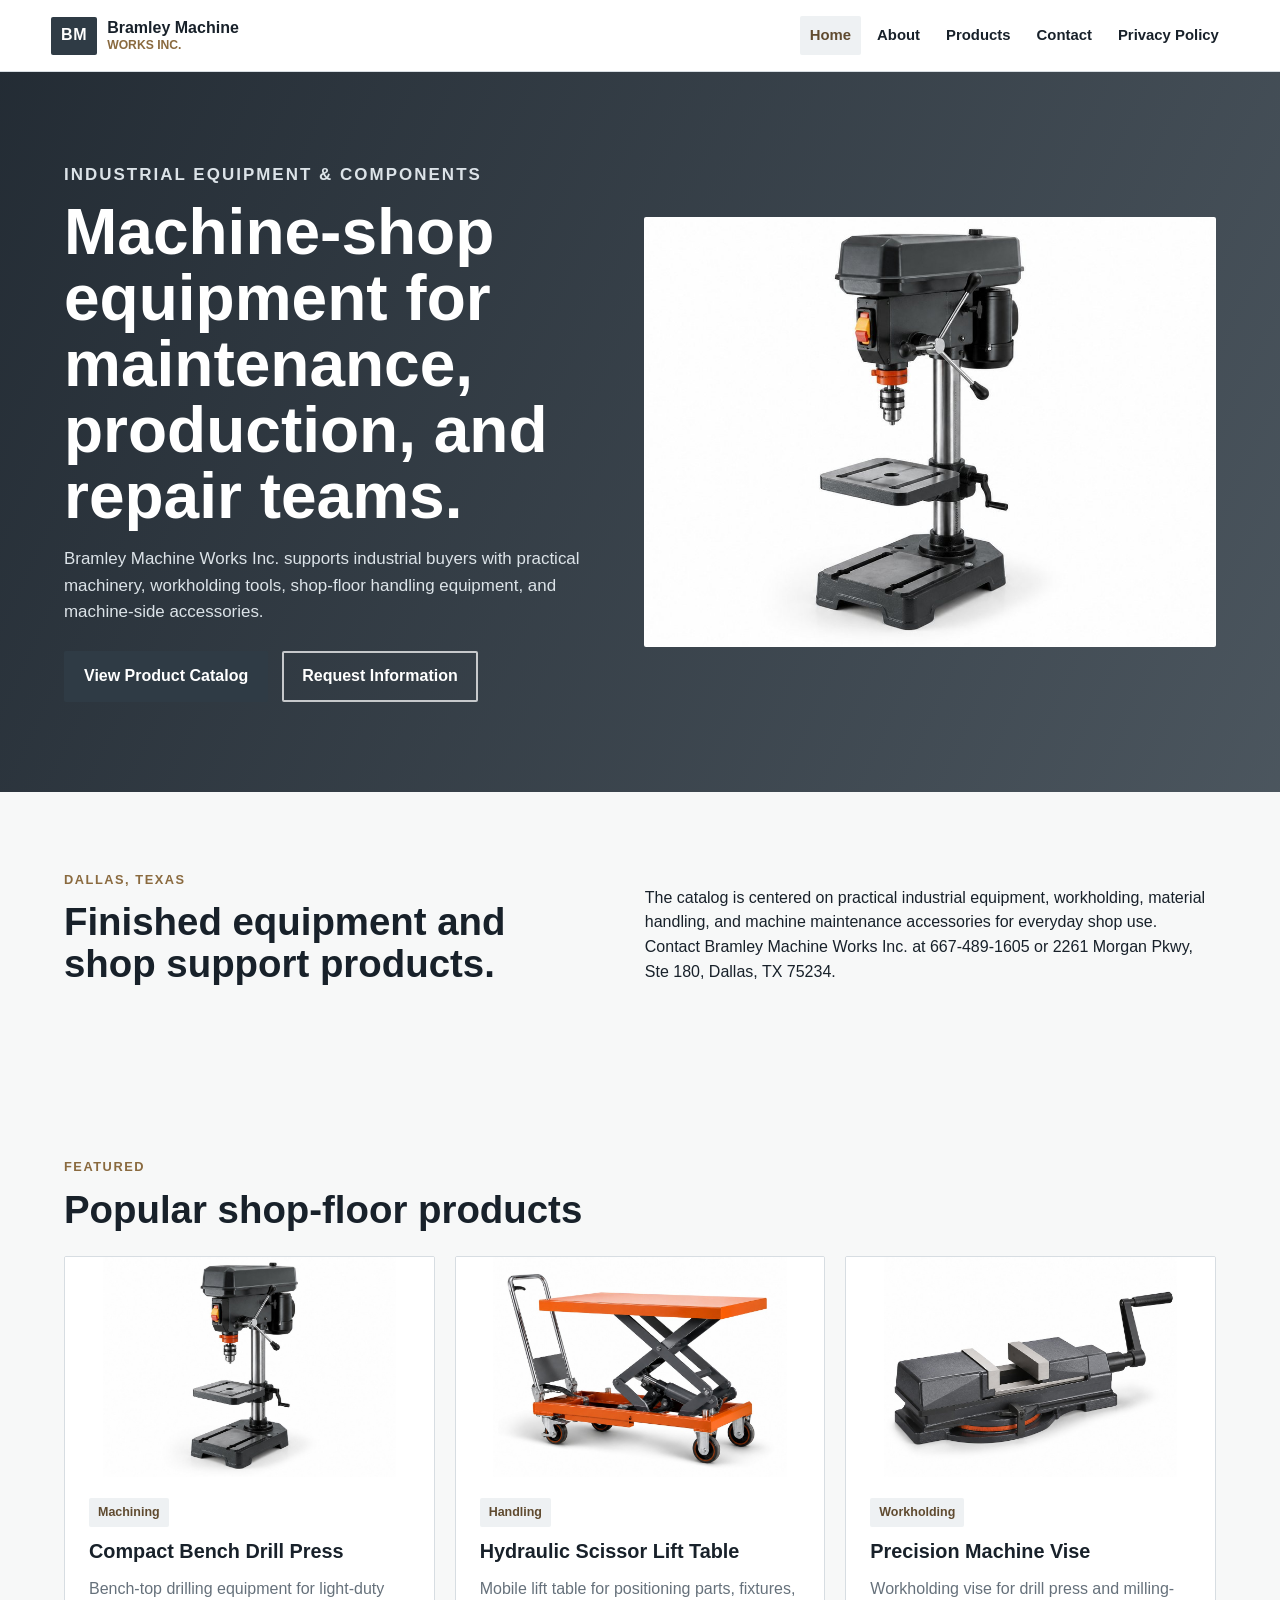
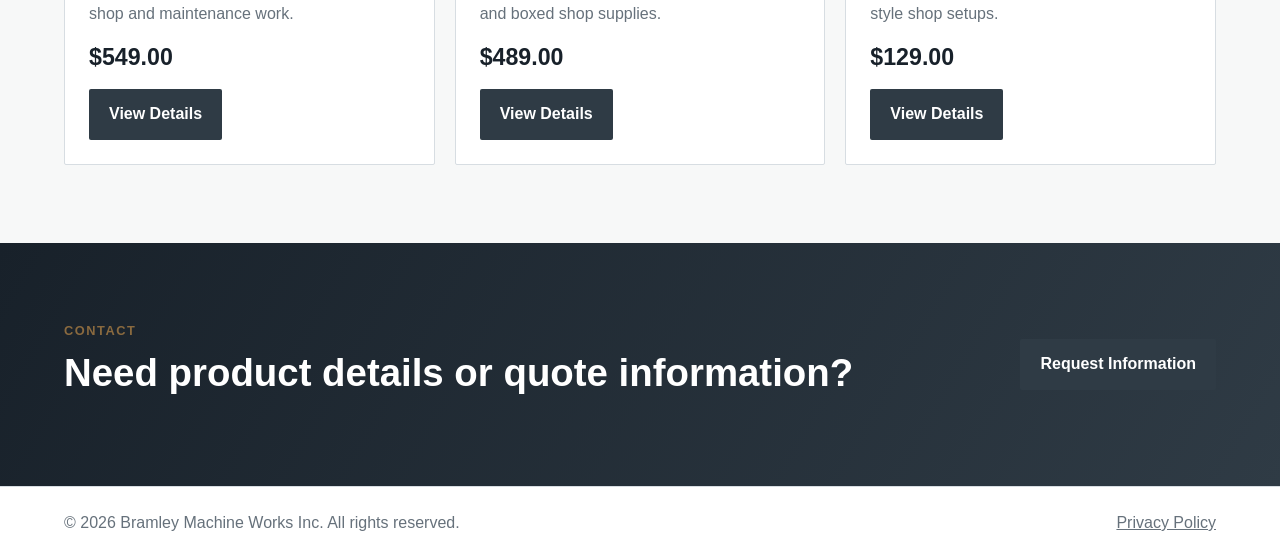
<file: index.html>
<!doctype html>
<html lang="en">
<head>
  <meta charset="utf-8">
  <meta name="viewport" content="width=device-width, initial-scale=1">
  <title>Bramley Machine Works | Shop Machinery & Industrial Equipment</title>
  <meta name="description" content="Bramley Machine Works supplies practical shop machinery, workholding equipment, material handling tools, and machine maintenance accessories.">
  <link rel="stylesheet" href="styles.css?v=20260821-1">
</head>
<body>
  <header class="site-header">
    <a class="brand" href="index.html" aria-label="Bramley Machine Works home">
      <span class="brand-mark">BM</span>
      <span><strong>Bramley Machine</strong><small>Works Inc.</small></span>
    </a>
    <nav class="nav" aria-label="Primary navigation">
      <a href="index.html" aria-current="page">Home</a>
      <a href="about.html">About</a>
      <a href="products.html">Products</a>
      <a href="contact.html">Contact</a>
      <a href="privacy.html">Privacy Policy</a>
    </nav>
  </header>

  <main>
    <section class="hero">
      <div>
        <p class="eyebrow">Industrial equipment & components</p>
        <h1>Machine-shop equipment for maintenance, production, and repair teams.</h1>
        <p>Bramley Machine Works Inc. supports industrial buyers with practical machinery, workholding tools, shop-floor handling equipment, and machine-side accessories.</p>
        <div class="actions">
          <a class="button primary" href="products.html">View Product Catalog</a>
          <a class="button secondary" href="mailto:info@bramleymachine.com?subject=Bramley%20Machine%20product%20inquiry">Request Information</a>
        </div>
      </div>
      <img class="hero-image" src="assets/drill-press.jpg" alt="Bench drill press product photo">
    </section>

    <section class="section split">
      <div>
        <p class="eyebrow">Dallas, Texas</p>
        <h2>Finished equipment and shop support products.</h2>
      </div>
      <p>The catalog is centered on practical industrial equipment, workholding, material handling, and machine maintenance accessories for everyday shop use. Contact Bramley Machine Works Inc. at 667-489-1605 or 2261 Morgan Pkwy, Ste 180, Dallas, TX 75234.</p>
    </section>

    <section class="section">
      <div class="section-heading">
        <p class="eyebrow">Featured</p>
        <h2>Popular shop-floor products</h2>
      </div>
      <div class="product-grid">
        <article class="product-card">
          <img src="assets/drill-press.jpg" alt="Compact bench drill press">
          <span>Machining</span>
          <h3>Compact Bench Drill Press</h3>
          <p>Bench-top drilling equipment for light-duty shop and maintenance work.</p>
          <strong>$549.00</strong>
          <a href="product-detail.html?item=compact-bench-drill-press">View Details</a>
        </article>
        <article class="product-card">
          <img src="assets/lift-table.jpg" alt="Hydraulic scissor lift table">
          <span>Handling</span>
          <h3>Hydraulic Scissor Lift Table</h3>
          <p>Mobile lift table for positioning parts, fixtures, and boxed shop supplies.</p>
          <strong>$489.00</strong>
          <a href="product-detail.html?item=hydraulic-scissor-lift-table">View Details</a>
        </article>
        <article class="product-card">
          <img src="assets/machine-vise.jpg" alt="Precision machine vise">
          <span>Workholding</span>
          <h3>Precision Machine Vise</h3>
          <p>Workholding vise for drill press and milling-style shop setups.</p>
          <strong>$129.00</strong>
          <a href="product-detail.html?item=precision-machine-vise">View Details</a>
        </article>
      </div>
    </section>

    <section class="section cta-band">
      <div>
        <p class="eyebrow">Contact</p>
        <h2>Need product details or quote information?</h2>
      </div>
      <a class="button primary" href="mailto:info@bramleymachine.com?subject=Bramley%20Machine%20quote%20request">Request Information</a>
    </section>
  </main>

  <footer class="footer">
    <p>© 2026 Bramley Machine Works Inc. All rights reserved.</p>
    <p><a href="privacy.html">Privacy Policy</a></p>
  </footer>
</body>
</html>
</file>
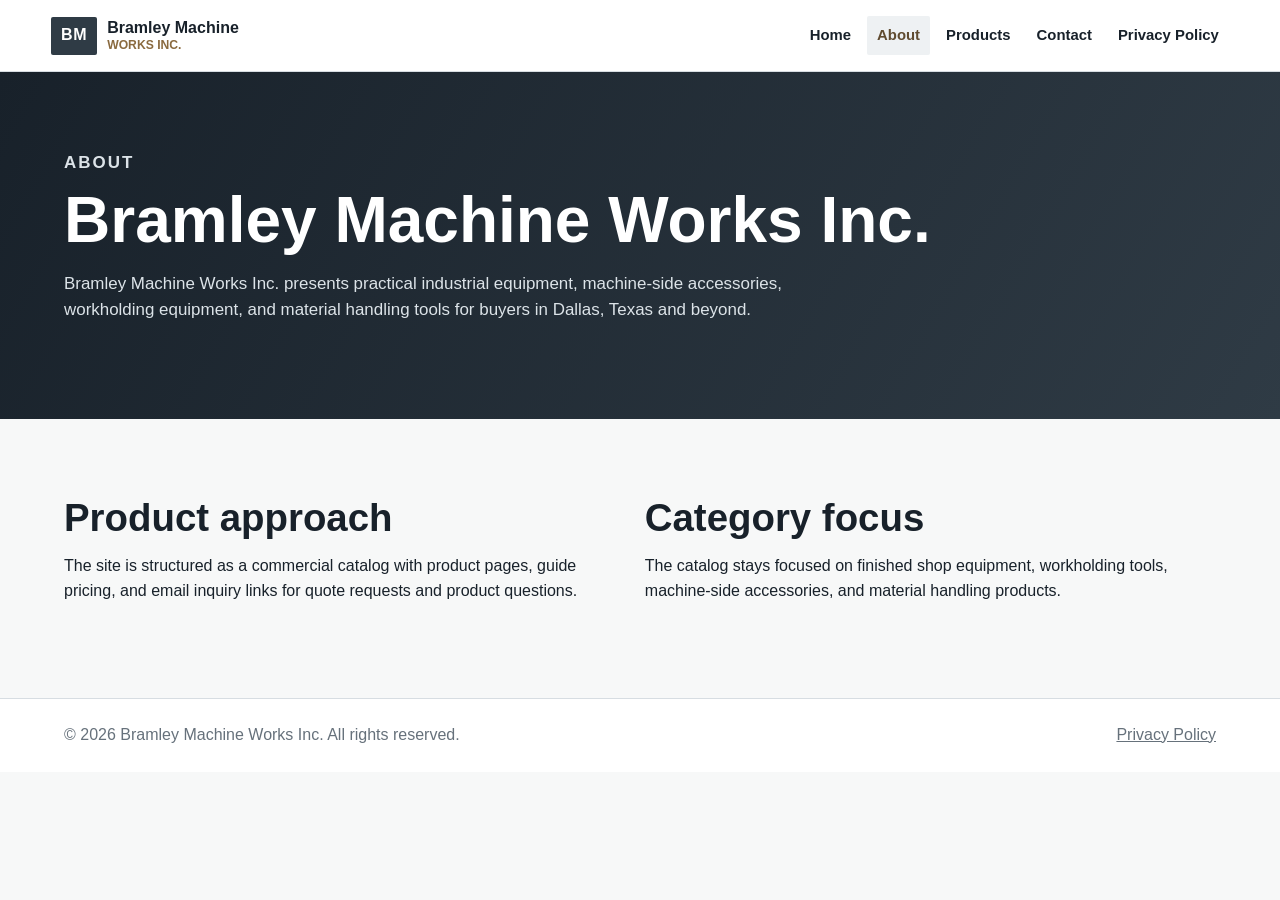
<file: about.html>
<!doctype html>
<html lang="en">
<head>
  <meta charset="utf-8">
  <meta name="viewport" content="width=device-width, initial-scale=1">
  <title>About | Bramley Machine Works Inc.</title>
  <meta name="description" content="About Bramley Machine Works Inc. and its industrial equipment product focus.">
  <link rel="stylesheet" href="styles.css?v=20260821-1">
</head>
<body>
  <header class="site-header">
    <a class="brand" href="index.html"><span class="brand-mark">BM</span><span><strong>Bramley Machine</strong><small>Works Inc.</small></span></a>
    <nav class="nav" aria-label="Primary navigation">
      <a href="index.html">Home</a>
      <a href="about.html" aria-current="page">About</a>
      <a href="products.html">Products</a>
      <a href="contact.html">Contact</a>
      <a href="privacy.html">Privacy Policy</a>
    </nav>
  </header>
  <main>
    <section class="page-hero">
      <p class="eyebrow">About</p>
      <h1>Bramley Machine Works Inc.</h1>
      <p>Bramley Machine Works Inc. presents practical industrial equipment, machine-side accessories, workholding equipment, and material handling tools for buyers in Dallas, Texas and beyond.</p>
    </section>
    <section class="section split">
      <div>
        <h2>Product approach</h2>
        <p>The site is structured as a commercial catalog with product pages, guide pricing, and email inquiry links for quote requests and product questions.</p>
      </div>
      <div>
        <h2>Category focus</h2>
        <p>The catalog stays focused on finished shop equipment, workholding tools, machine-side accessories, and material handling products.</p>
      </div>
    </section>
  </main>
  <footer class="footer">
    <p>© 2026 Bramley Machine Works Inc. All rights reserved.</p>
    <p><a href="privacy.html">Privacy Policy</a></p>
  </footer>
</body>
</html>
</file>
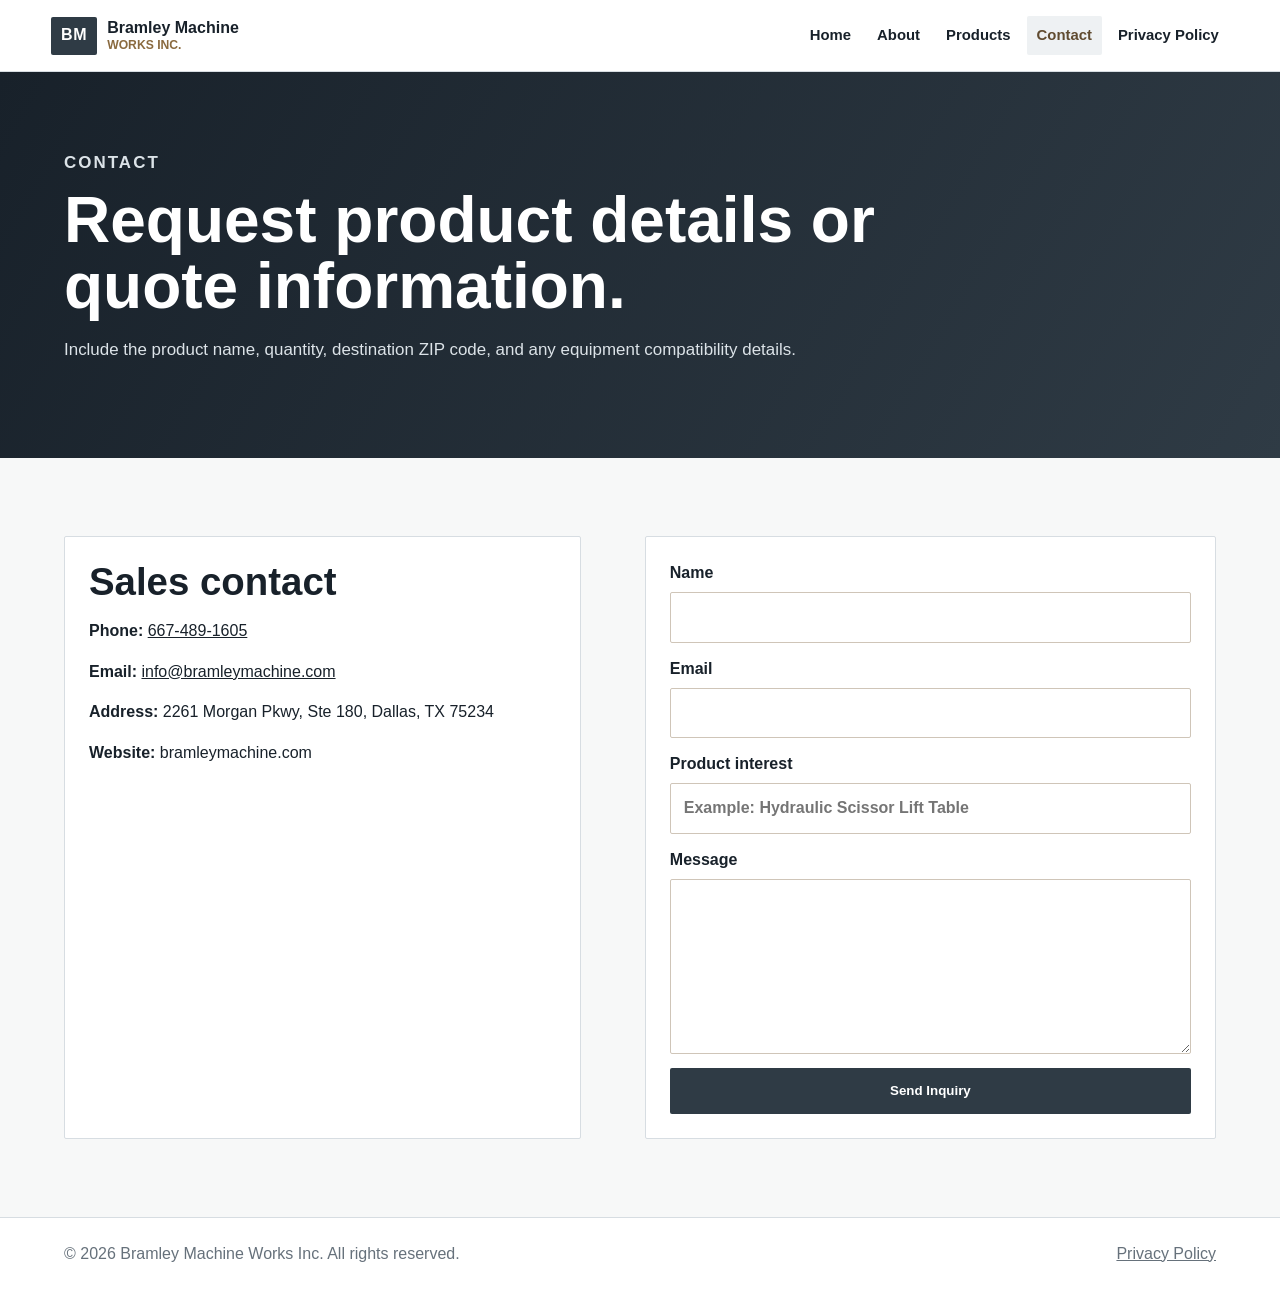
<file: contact.html>
<!doctype html>
<html lang="en">
<head>
  <meta charset="utf-8">
  <meta name="viewport" content="width=device-width, initial-scale=1">
  <title>Contact | Bramley Machine Works Inc.</title>
  <meta name="description" content="Contact Bramley Machine Works Inc. for product questions and quote requests.">
  <link rel="stylesheet" href="styles.css?v=20260821-1">
</head>
<body>
  <header class="site-header">
    <a class="brand" href="index.html"><span class="brand-mark">BM</span><span><strong>Bramley Machine</strong><small>Works Inc.</small></span></a>
    <nav class="nav" aria-label="Primary navigation">
      <a href="index.html">Home</a>
      <a href="about.html">About</a>
      <a href="products.html">Products</a>
      <a href="contact.html" aria-current="page">Contact</a>
      <a href="privacy.html">Privacy Policy</a>
    </nav>
  </header>
  <main>
    <section class="page-hero">
      <p class="eyebrow">Contact</p>
      <h1>Request product details or quote information.</h1>
      <p>Include the product name, quantity, destination ZIP code, and any equipment compatibility details.</p>
    </section>
    <section class="section contact-layout">
      <div class="contact-panel">
        <h2>Sales contact</h2>
        <p><strong>Phone:</strong> <a href="tel:16674891605">667-489-1605</a></p>
        <p><strong>Email:</strong> <a href="mailto:info@bramleymachine.com">info@bramleymachine.com</a></p>
        <p><strong>Address:</strong> 2261 Morgan Pkwy, Ste 180, Dallas, TX 75234</p>
        <p><strong>Website:</strong> bramleymachine.com</p>
      </div>
      <form class="contact-form" action="mailto:info@bramleymachine.com" method="post" enctype="text/plain">
        <label>Name<input type="text" name="name" autocomplete="name" required></label>
        <label>Email<input type="email" name="email" autocomplete="email" required></label>
        <label>Product interest<input type="text" name="product_interest" placeholder="Example: Hydraulic Scissor Lift Table"></label>
        <label>Message<textarea name="message" rows="6" required></textarea></label>
        <button class="button primary" type="submit">Send Inquiry</button>
      </form>
    </section>
  </main>
  <footer class="footer">
    <p>© 2026 Bramley Machine Works Inc. All rights reserved.</p>
    <p><a href="privacy.html">Privacy Policy</a></p>
  </footer>
</body>
</html>
</file>
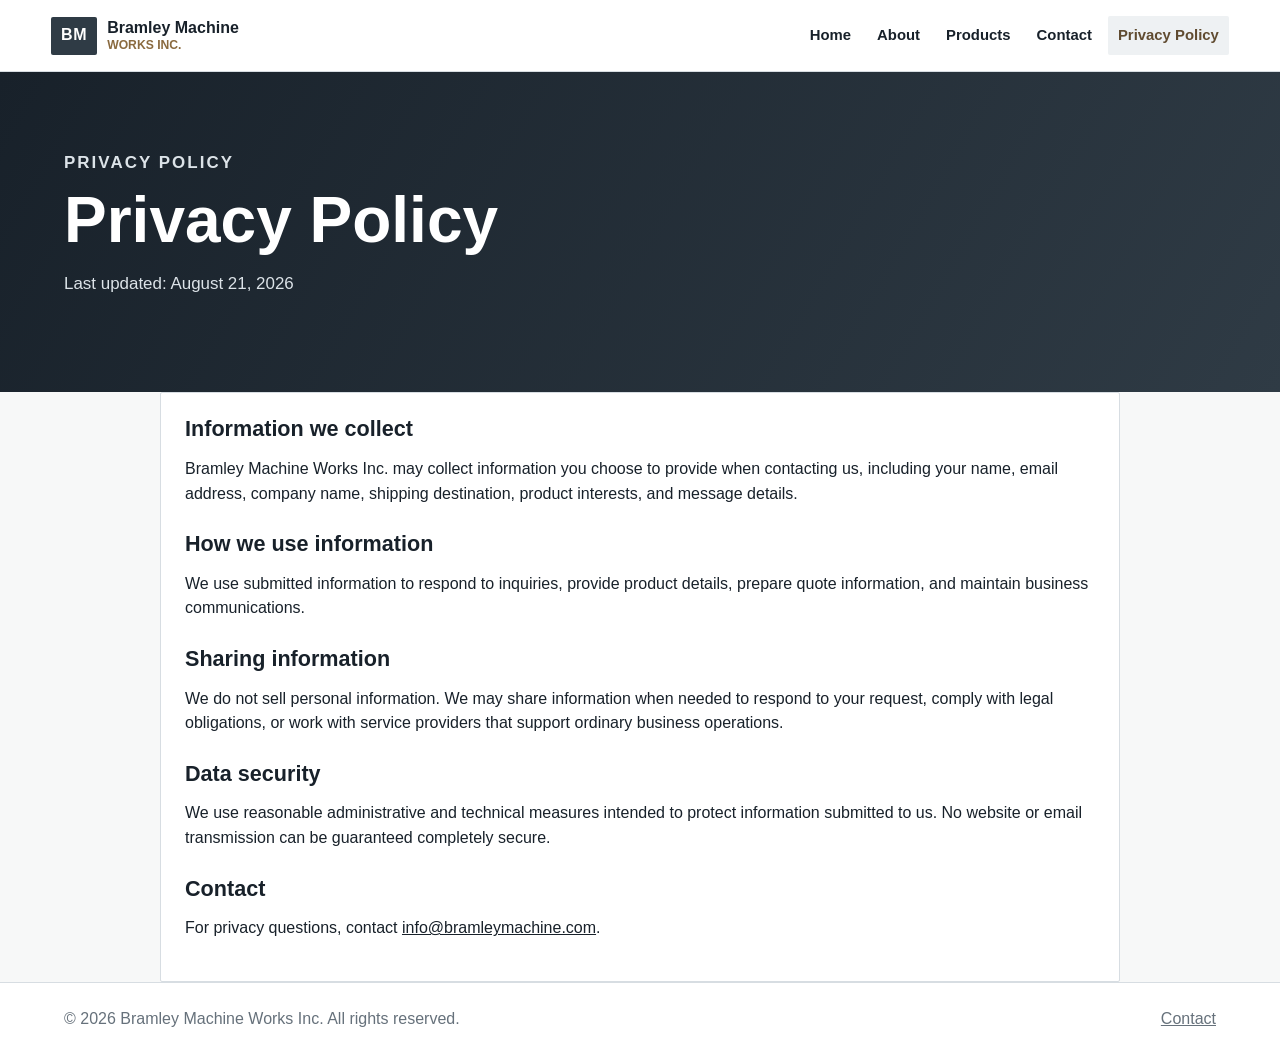
<file: privacy.html>
<!doctype html>
<html lang="en">
<head>
  <meta charset="utf-8">
  <meta name="viewport" content="width=device-width, initial-scale=1">
  <title>Privacy Policy | Bramley Machine Works Inc.</title>
  <meta name="description" content="Privacy Policy for Bramley Machine Works Inc.">
  <link rel="stylesheet" href="styles.css?v=20260821-1">
</head>
<body>
  <header class="site-header">
    <a class="brand" href="index.html"><span class="brand-mark">BM</span><span><strong>Bramley Machine</strong><small>Works Inc.</small></span></a>
    <nav class="nav" aria-label="Primary navigation">
      <a href="index.html">Home</a>
      <a href="about.html">About</a>
      <a href="products.html">Products</a>
      <a href="contact.html">Contact</a>
      <a href="privacy.html" aria-current="page">Privacy Policy</a>
    </nav>
  </header>
  <main>
    <section class="page-hero">
      <p class="eyebrow">Privacy Policy</p>
      <h1>Privacy Policy</h1>
      <p>Last updated: August 21, 2026</p>
    </section>
    <section class="section policy">
      <h2>Information we collect</h2>
      <p>Bramley Machine Works Inc. may collect information you choose to provide when contacting us, including your name, email address, company name, shipping destination, product interests, and message details.</p>
      <h2>How we use information</h2>
      <p>We use submitted information to respond to inquiries, provide product details, prepare quote information, and maintain business communications.</p>
      <h2>Sharing information</h2>
      <p>We do not sell personal information. We may share information when needed to respond to your request, comply with legal obligations, or work with service providers that support ordinary business operations.</p>
      <h2>Data security</h2>
      <p>We use reasonable administrative and technical measures intended to protect information submitted to us. No website or email transmission can be guaranteed completely secure.</p>
      <h2>Contact</h2>
      <p>For privacy questions, contact <a href="mailto:info@bramleymachine.com">info@bramleymachine.com</a>.</p>
    </section>
  </main>
  <footer class="footer">
    <p>© 2026 Bramley Machine Works Inc. All rights reserved.</p>
    <p><a href="contact.html">Contact</a></p>
  </footer>
</body>
</html>
</file>
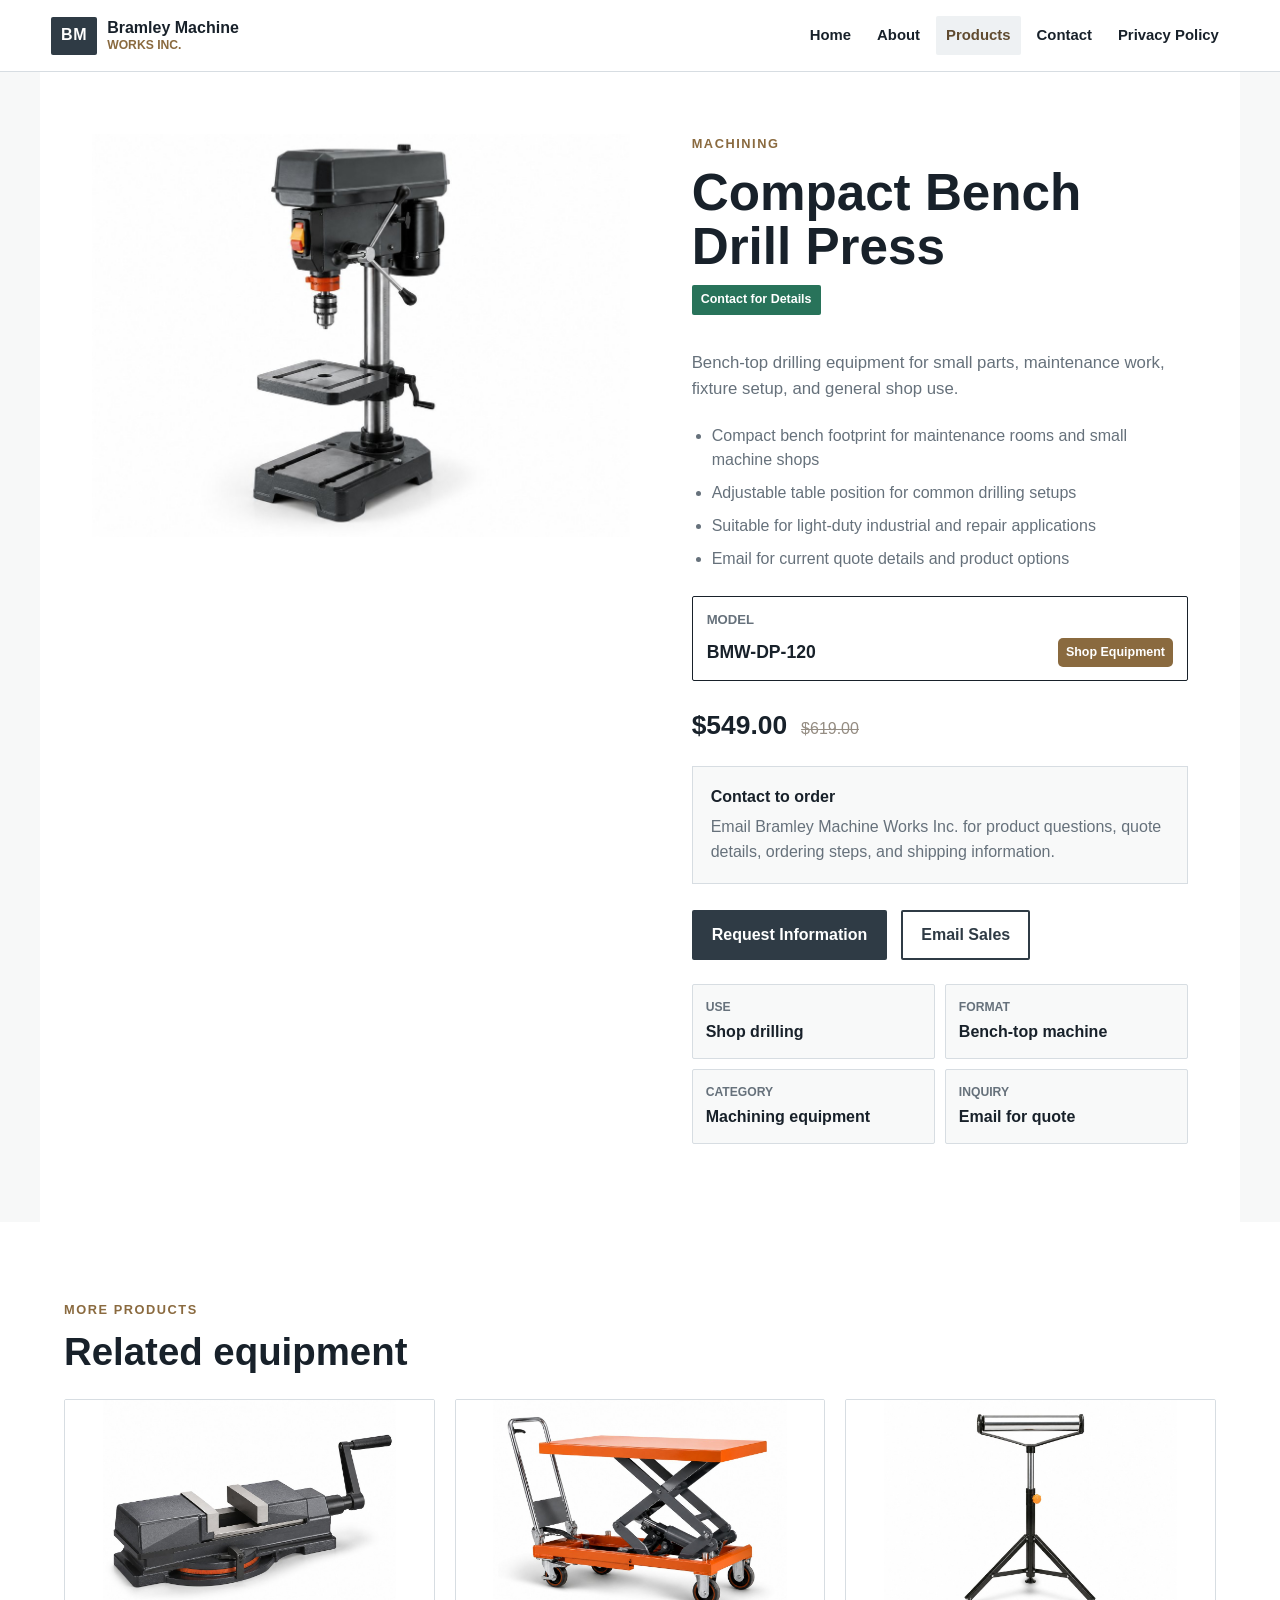
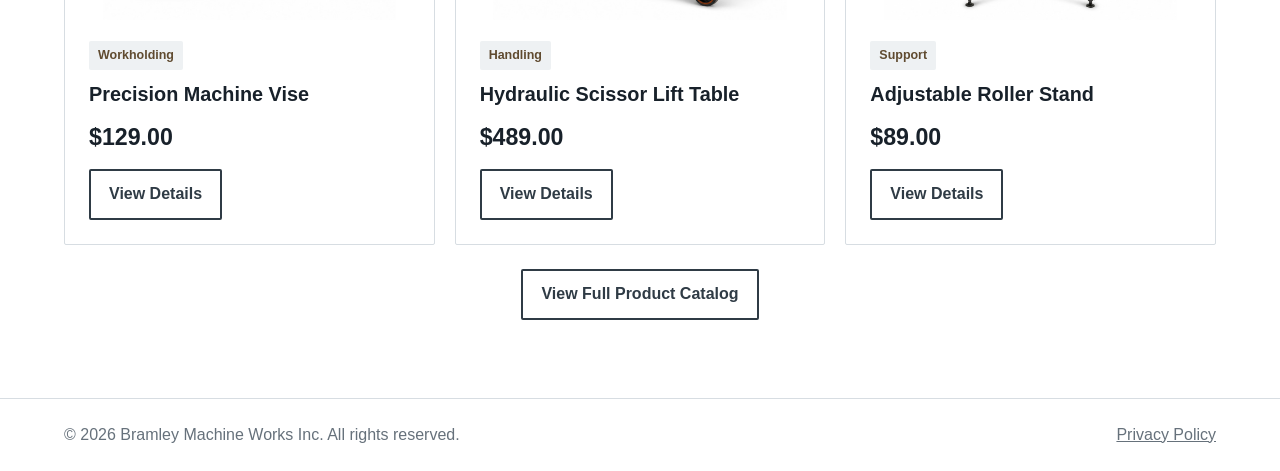
<file: product-detail.html>
<!doctype html>
<html lang="en">
<head>
  <meta charset="utf-8">
  <meta name="viewport" content="width=device-width, initial-scale=1">
  <title>Product Details | Bramley Machine Works</title>
  <meta name="description" content="Product details from Bramley Machine Works. Email for quote and product questions.">
  <link rel="stylesheet" href="styles.css?v=20260821-1">
  <script src="product-detail.js?v=20260821-1" defer></script>
</head>
<body>
  <header class="site-header">
    <a class="brand" href="index.html"><span class="brand-mark">BM</span><span><strong>Bramley Machine</strong><small>Works Inc.</small></span></a>
    <nav class="nav" aria-label="Primary navigation">
      <a href="index.html">Home</a>
      <a href="about.html">About</a>
      <a href="products.html" aria-current="page">Products</a>
      <a href="contact.html">Contact</a>
      <a href="privacy.html">Privacy Policy</a>
    </nav>
  </header>

  <main>
    <section class="detail-layout">
      <div class="detail-image-wrap">
        <img id="product-main-image" src="assets/drill-press.jpg" alt="Industrial product photo">
      </div>
      <div class="detail-copy">
        <p class="eyebrow" id="product-category">Machining</p>
        <h1 id="product-title">Compact Bench Drill Press</h1>
        <span class="status-pill">Contact for Details</span>
        <p class="detail-summary" id="product-summary">Bench-top drilling equipment for light-duty shop and maintenance work.</p>
        <ul id="product-bullets" class="detail-bullets"></ul>

        <div class="model-box">
          <span>Model</span>
          <strong id="product-model">BMW-DP-120</strong>
          <em id="product-badge">Quote by Email</em>
        </div>

        <div class="price-row">
          <strong id="product-price">$549.00</strong>
          <s id="product-compare">$619.00</s>
        </div>

        <div class="contact-note">
          <strong>Contact to order</strong>
          <span>Email Bramley Machine Works Inc. for product questions, quote details, ordering steps, and shipping information.</span>
        </div>

        <div class="detail-actions">
          <a class="button primary" data-mail-link href="mailto:info@bramleymachine.com">Request Information</a>
          <a class="button outline" data-mail-link href="mailto:info@bramleymachine.com">Email Sales</a>
        </div>

        <dl id="product-specs" class="spec-grid"></dl>
      </div>
    </section>

    <section class="section related-section">
      <div class="section-heading">
        <p class="eyebrow">More products</p>
        <h2>Related equipment</h2>
      </div>
      <div id="related-products" class="related-grid">
        <article class="related-card">
          <img src="assets/machine-vise.jpg" alt="Precision machine vise">
          <span>Workholding</span>
          <h3>Precision Machine Vise</h3>
          <strong>$129.00</strong>
          <a href="product-detail.html?item=precision-machine-vise">View Details</a>
        </article>
        <article class="related-card">
          <img src="assets/lift-table.jpg" alt="Hydraulic scissor lift table">
          <span>Handling</span>
          <h3>Hydraulic Scissor Lift Table</h3>
          <strong>$489.00</strong>
          <a href="product-detail.html?item=hydraulic-scissor-lift-table">View Details</a>
        </article>
        <article class="related-card">
          <img src="assets/work-light.jpg" alt="Flexible LED machine work light">
          <span>Accessories</span>
          <h3>Flexible LED Machine Work Light</h3>
          <strong>$74.00</strong>
          <a href="product-detail.html?item=flexible-led-machine-work-light">View Details</a>
        </article>
      </div>
      <div class="catalog-link">
        <a class="button outline" href="products.html">View Full Product Catalog</a>
      </div>
    </section>
  </main>

  <footer class="footer">
    <p>© 2026 Bramley Machine Works Inc. All rights reserved.</p>
    <p><a href="privacy.html">Privacy Policy</a></p>
  </footer>
</body>
</html>
</file>
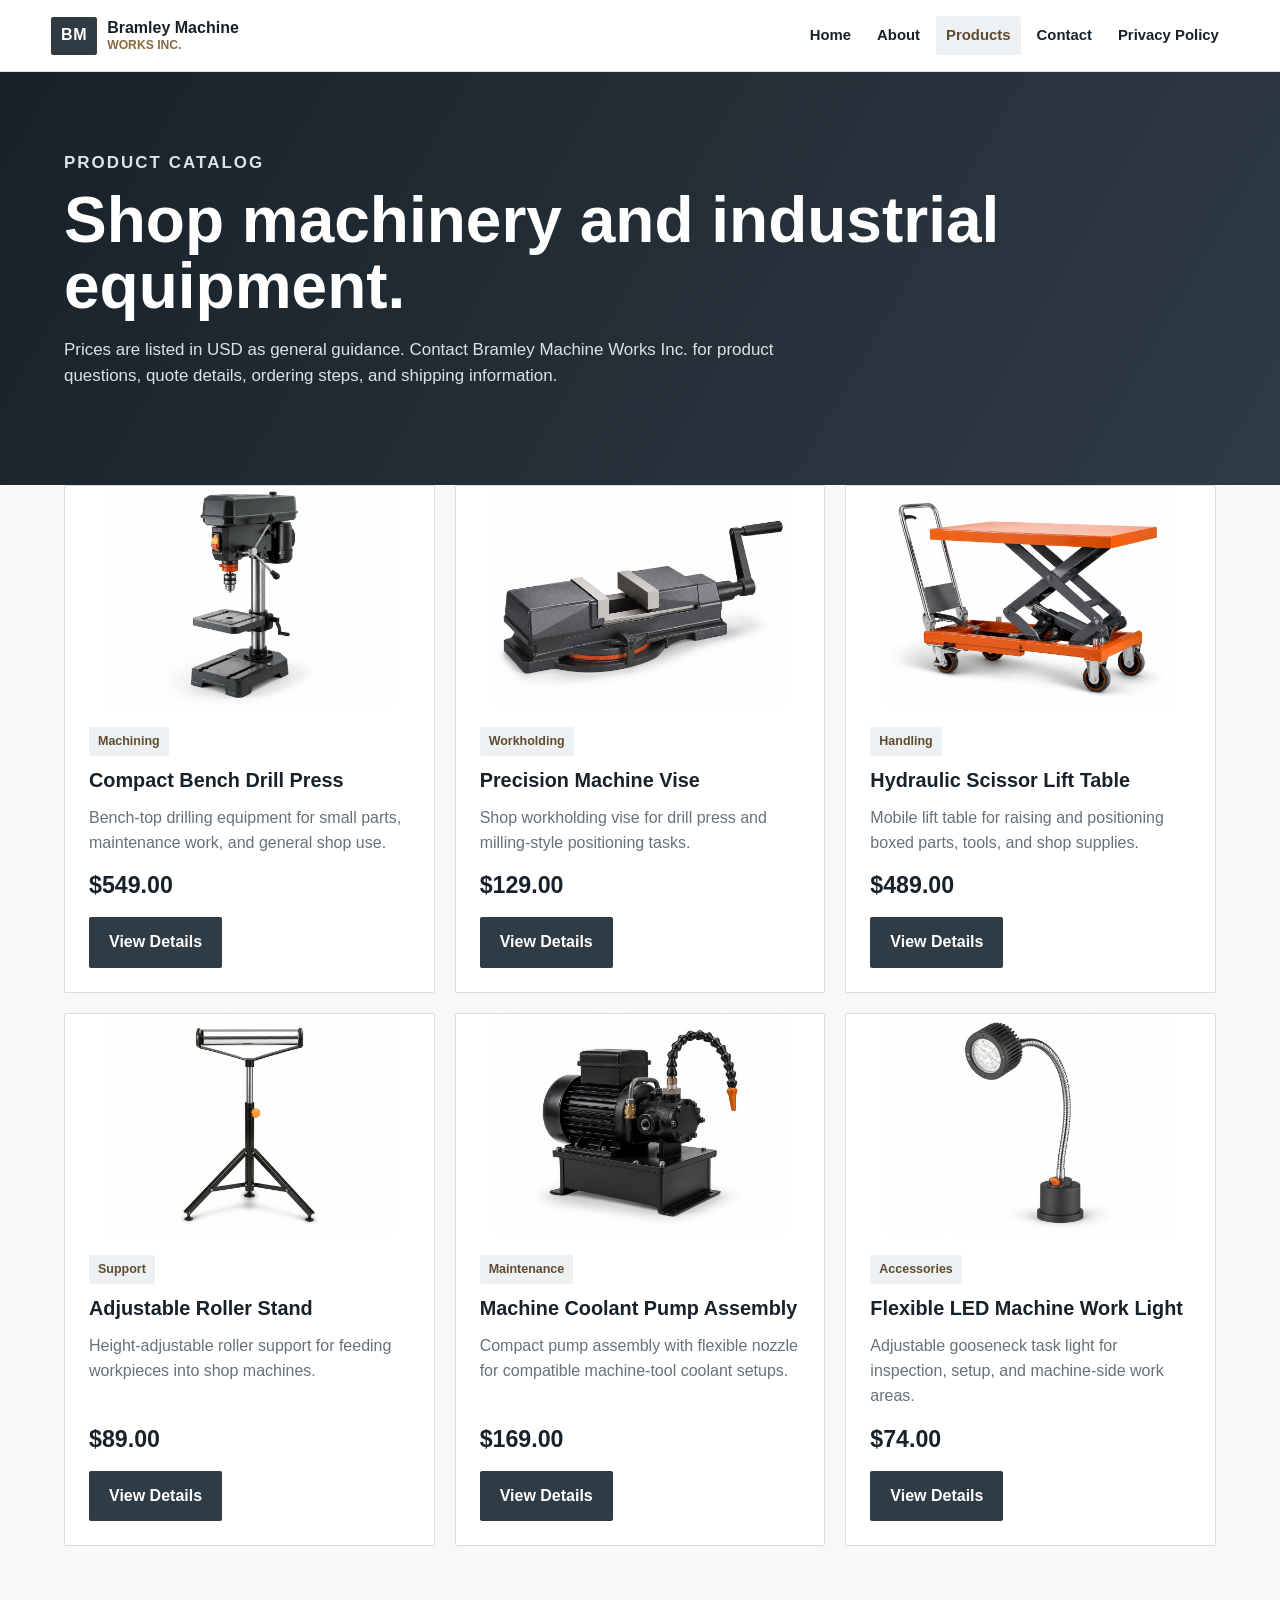
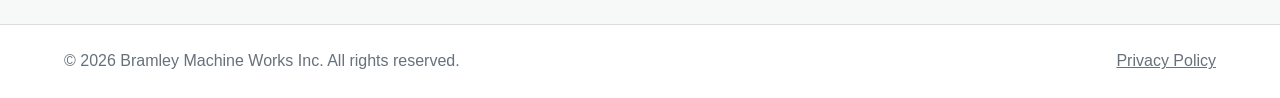
<file: products.html>
<!doctype html>
<html lang="en">
<head>
  <meta charset="utf-8">
  <meta name="viewport" content="width=device-width, initial-scale=1">
  <title>Products | Bramley Machine Works</title>
  <meta name="description" content="Browse Bramley Machine Works shop machinery, workholding equipment, material handling tools, and machine maintenance accessories.">
  <link rel="stylesheet" href="styles.css?v=20260821-1">
</head>
<body>
  <header class="site-header">
    <a class="brand" href="index.html"><span class="brand-mark">BM</span><span><strong>Bramley Machine</strong><small>Works Inc.</small></span></a>
    <nav class="nav" aria-label="Primary navigation">
      <a href="index.html">Home</a>
      <a href="about.html">About</a>
      <a href="products.html" aria-current="page">Products</a>
      <a href="contact.html">Contact</a>
      <a href="privacy.html">Privacy Policy</a>
    </nav>
  </header>

  <main>
    <section class="page-hero">
      <p class="eyebrow">Product catalog</p>
      <h1>Shop machinery and industrial equipment.</h1>
      <p>Prices are listed in USD as general guidance. Contact Bramley Machine Works Inc. for product questions, quote details, ordering steps, and shipping information.</p>
    </section>
    <section class="section product-grid catalog">
      <article class="product-card">
        <img src="assets/drill-press.jpg" alt="Compact bench drill press">
        <span>Machining</span>
        <h2>Compact Bench Drill Press</h2>
        <p>Bench-top drilling equipment for small parts, maintenance work, and general shop use.</p>
        <strong>$549.00</strong>
        <a href="product-detail.html?item=compact-bench-drill-press">View Details</a>
      </article>
      <article class="product-card">
        <img src="assets/machine-vise.jpg" alt="Precision machine vise">
        <span>Workholding</span>
        <h2>Precision Machine Vise</h2>
        <p>Shop workholding vise for drill press and milling-style positioning tasks.</p>
        <strong>$129.00</strong>
        <a href="product-detail.html?item=precision-machine-vise">View Details</a>
      </article>
      <article class="product-card">
        <img src="assets/lift-table.jpg" alt="Hydraulic scissor lift table">
        <span>Handling</span>
        <h2>Hydraulic Scissor Lift Table</h2>
        <p>Mobile lift table for raising and positioning boxed parts, tools, and shop supplies.</p>
        <strong>$489.00</strong>
        <a href="product-detail.html?item=hydraulic-scissor-lift-table">View Details</a>
      </article>
      <article class="product-card">
        <img src="assets/roller-stand.jpg" alt="Adjustable roller material stand">
        <span>Support</span>
        <h2>Adjustable Roller Stand</h2>
        <p>Height-adjustable roller support for feeding workpieces into shop machines.</p>
        <strong>$89.00</strong>
        <a href="product-detail.html?item=adjustable-roller-stand">View Details</a>
      </article>
      <article class="product-card">
        <img src="assets/coolant-pump.jpg" alt="Machine coolant pump assembly">
        <span>Maintenance</span>
        <h2>Machine Coolant Pump Assembly</h2>
        <p>Compact pump assembly with flexible nozzle for compatible machine-tool coolant setups.</p>
        <strong>$169.00</strong>
        <a href="product-detail.html?item=machine-coolant-pump-assembly">View Details</a>
      </article>
      <article class="product-card">
        <img src="assets/work-light.jpg" alt="Flexible LED machine work light">
        <span>Accessories</span>
        <h2>Flexible LED Machine Work Light</h2>
        <p>Adjustable gooseneck task light for inspection, setup, and machine-side work areas.</p>
        <strong>$74.00</strong>
        <a href="product-detail.html?item=flexible-led-machine-work-light">View Details</a>
      </article>
    </section>
  </main>

  <footer class="footer">
    <p>© 2026 Bramley Machine Works Inc. All rights reserved.</p>
    <p><a href="privacy.html">Privacy Policy</a></p>
  </footer>
</body>
</html>
</file>
<file: styles.css>
:root {
  --ink: #18212a;
  --steel: #2f3b45;
  --muted: #66717b;
  --accent: #8a6a3f;
  --accent-dark: #604b30;
  --paper: #f4f5f5;
  --white: #fff;
  --line: #d7dde2;
  --soft: #eef1f3;
  --green: #28735a;
}

* { box-sizing: border-box; }

body {
  margin: 0;
  font-family: Arial, Helvetica, sans-serif;
  color: var(--ink);
  background: #f7f8f8;
  line-height: 1.55;
}

a { color: inherit; }

.site-header {
  display: flex;
  align-items: center;
  justify-content: space-between;
  gap: 24px;
  padding: 16px clamp(18px, 4vw, 56px);
  background: #ffffff;
  border-bottom: 1px solid var(--line);
}

.brand {
  display: inline-flex;
  align-items: center;
  gap: 10px;
  text-decoration: none;
}

.brand-mark {
  display: grid;
  place-items: center;
  width: 46px;
  height: 38px;
  border-radius: 2px;
  background: var(--steel);
  color: #fff;
  font-weight: 900;
  letter-spacing: .04em;
}

.brand strong,
.brand small {
  display: block;
  line-height: 1;
}

.brand small {
  margin-top: 3px;
  color: var(--accent);
  font-size: .76rem;
  font-weight: 800;
  text-transform: uppercase;
}

.nav {
  display: flex;
  flex-wrap: wrap;
  justify-content: flex-end;
  gap: 6px;
}

.nav a {
  padding: 8px 10px;
  border-radius: 2px;
  color: var(--ink);
  text-decoration: none;
  font-size: .93rem;
  font-weight: 800;
}

.nav a:hover,
.nav a[aria-current="page"] {
  color: var(--accent-dark);
  background: var(--soft);
}

.hero {
  display: grid;
  grid-template-columns: minmax(0, .95fr) minmax(320px, 1.05fr);
  gap: clamp(28px, 5vw, 62px);
  align-items: center;
  padding: clamp(44px, 7vw, 90px) clamp(18px, 5vw, 64px);
  background:
    linear-gradient(115deg, rgba(24, 33, 42, .95), rgba(47, 59, 69, .86)),
    linear-gradient(90deg, transparent 0 24px, rgba(255,255,255,.04) 24px 25px);
  color: var(--white);
}

.hero h1,
.page-hero h1 {
  margin: 0;
  max-width: 940px;
  font-size: clamp(2.2rem, 5vw, 4.8rem);
  line-height: 1.03;
}

.hero p,
.page-hero p {
  max-width: 780px;
  color: #dce3e8;
  font-size: 1.06rem;
}

.hero-image {
  width: 100%;
  max-height: 520px;
  object-fit: contain;
  border: 1px solid rgba(255,255,255,.16);
  border-radius: 2px;
  background: var(--white);
}

.eyebrow {
  margin: 0 0 12px;
  color: var(--accent);
  text-transform: uppercase;
  letter-spacing: .12em;
  font-size: .8rem;
  font-weight: 900;
}

.actions,
.detail-actions {
  display: flex;
  flex-wrap: wrap;
  gap: 14px;
  margin-top: 26px;
}

.button,
.product-card a,
.related-card a {
  display: inline-flex;
  align-items: center;
  justify-content: center;
  min-height: 46px;
  padding: 11px 18px;
  border-radius: 2px;
  border: 2px solid transparent;
  font-weight: 900;
  text-decoration: none;
  cursor: pointer;
}

.button.primary,
.product-card a {
  color: #fff;
  background: var(--steel);
}

.button.primary:hover,
.product-card a:hover { background: var(--ink); }

.button.secondary {
  border-color: rgba(255,255,255,.72);
  color: #fff;
}

.button.outline,
.related-card a {
  border-color: var(--steel);
  color: var(--steel);
  background: transparent;
}

.section,
.page-hero {
  padding: clamp(46px, 7vw, 78px) clamp(18px, 5vw, 64px);
}

.page-hero {
  background: linear-gradient(120deg, var(--ink), var(--steel));
  color: #fff;
}

.split,
.contact-layout {
  display: grid;
  grid-template-columns: minmax(0, .95fr) minmax(0, 1.05fr);
  gap: clamp(24px, 5vw, 64px);
}

h2 {
  margin: 0 0 14px;
  font-size: clamp(1.7rem, 3vw, 2.6rem);
  line-height: 1.08;
}

.section-heading {
  max-width: 780px;
  margin-bottom: 26px;
}

.product-grid,
.related-grid {
  display: grid;
  grid-template-columns: repeat(3, minmax(0, 1fr));
  gap: 20px;
}

.catalog { padding-top: 0; }

.product-card,
.related-card,
.contact-panel,
.contact-form,
.policy {
  border: 1px solid var(--line);
  border-radius: 2px;
  background: #fff;
}

.product-card,
.related-card {
  display: flex;
  min-height: 420px;
  flex-direction: column;
  align-items: flex-start;
  gap: 13px;
  padding: 24px;
  overflow: hidden;
}

.product-card img,
.related-card img {
  width: calc(100% + 48px);
  height: 220px;
  margin: -24px -24px 8px;
  object-fit: contain;
  background: #fff;
}

.product-card span,
.related-card span,
.status-pill {
  display: inline-flex;
  padding: 5px 9px;
  border-radius: 2px;
  background: var(--soft);
  color: var(--accent-dark);
  font-size: .78rem;
  font-weight: 900;
}

.product-card h2,
.product-card h3,
.related-card h3 {
  margin: 0;
  font-size: 1.24rem;
  line-height: 1.2;
}

.product-card p {
  margin: 0;
  color: var(--muted);
}

.product-card strong,
.related-card strong {
  margin-top: auto;
  font-size: 1.45rem;
}

.detail-layout {
  display: grid;
  grid-template-columns: minmax(0, 1.04fr) minmax(390px, .96fr);
  gap: clamp(32px, 5vw, 62px);
  max-width: 1200px;
  margin: 0 auto;
  padding: clamp(34px, 5vw, 62px) clamp(18px, 5vw, 52px);
  background: #fff;
}

.detail-image-wrap {
  display: flex;
  align-items: center;
  justify-content: center;
  aspect-ratio: 4 / 3;
  background: #fff;
}

.detail-image-wrap img {
  width: 100%;
  height: 100%;
  object-fit: contain;
}

.detail-copy h1 {
  margin: 0 0 12px;
  font-size: clamp(2.2rem, 4vw, 4rem);
  line-height: 1.05;
}

.status-pill {
  margin-bottom: 18px;
  border-radius: 2px;
  color: #fff;
  background: var(--green);
}

.detail-summary {
  color: var(--muted);
  font-size: 1.05rem;
}

.detail-bullets {
  display: grid;
  gap: 8px;
  margin: 22px 0;
  padding-left: 20px;
  color: var(--muted);
}

.model-box {
  display: grid;
  grid-template-columns: 1fr auto;
  align-items: center;
  gap: 8px 12px;
  margin: 24px 0;
  padding: 13px 14px;
  border: 1px solid var(--ink);
  border-radius: 2px;
}

.model-box span {
  grid-column: 1 / -1;
  color: var(--muted);
  font-size: .82rem;
  font-weight: 900;
  text-transform: uppercase;
}

.model-box strong { font-size: 1.1rem; }

.model-box em {
  padding: 5px 8px;
  border-radius: 5px;
  color: #fff;
  background: var(--accent);
  font-size: .78rem;
  font-style: normal;
  font-weight: 900;
}

.price-row {
  display: flex;
  align-items: baseline;
  gap: 14px;
  margin: 0 0 20px;
}

.price-row strong { font-size: 1.65rem; }
.price-row s { color: #958d83; }

.contact-note {
  display: grid;
  gap: 5px;
  margin: 20px 0 24px;
  padding: 18px;
  border: 1px solid var(--line);
  background: #f8f9f9;
}

.contact-note span { color: var(--muted); }

.spec-grid {
  display: grid;
  grid-template-columns: repeat(2, minmax(0, 1fr));
  gap: 10px;
  margin-top: 24px;
}

.spec-grid div {
  padding: 13px;
  border: 1px solid var(--line);
  border-radius: 2px;
  background: #f8f9f9;
}

.spec-grid dt {
  color: var(--muted);
  font-size: .76rem;
  font-weight: 900;
  text-transform: uppercase;
}

.spec-grid dd {
  margin: 3px 0 0;
  font-weight: 800;
}

.related-section { background: #fff; }
.catalog-link { margin-top: 24px; text-align: center; }
.cta-band {
  display: flex;
  align-items: center;
  justify-content: space-between;
  gap: 24px;
  color: #fff;
  background: linear-gradient(120deg, var(--ink), var(--steel));
}

.contact-panel,
.contact-form,
.policy {
  padding: 24px;
}

.contact-form {
  display: grid;
  gap: 14px;
}

.contact-form label {
  display: grid;
  gap: 6px;
  font-weight: 900;
}

input,
textarea {
  width: 100%;
  padding: 12px 13px;
  border: 1px solid #cfc5b8;
  border-radius: 2px;
  font: inherit;
}

textarea { resize: vertical; }

.policy {
  max-width: 960px;
  margin: 0 auto;
}

.policy h2 {
  margin-top: 26px;
  font-size: 1.35rem;
}

.policy h2:first-child { margin-top: 0; }

.footer {
  display: flex;
  justify-content: space-between;
  flex-wrap: wrap;
  gap: 16px;
  padding: 24px clamp(18px, 5vw, 64px);
  border-top: 1px solid var(--line);
  color: var(--muted);
  background: #ffffff;
}

.footer p { margin: 0; }

@media (max-width: 920px) {
  .site-header,
  .cta-band {
    align-items: flex-start;
    flex-direction: column;
  }
  .nav { justify-content: flex-start; }
  .hero,
  .split,
  .contact-layout,
  .detail-layout {
    grid-template-columns: 1fr;
  }
  .product-grid,
  .related-grid {
    grid-template-columns: repeat(2, minmax(0, 1fr));
  }
}

@media (max-width: 620px) {
  .product-grid,
  .related-grid,
  .spec-grid {
    grid-template-columns: 1fr;
  }
  .product-card img,
  .related-card img {
    height: 190px;
  }
  .detail-actions .button,
  .actions .button {
    width: 100%;
  }
}
</file>
